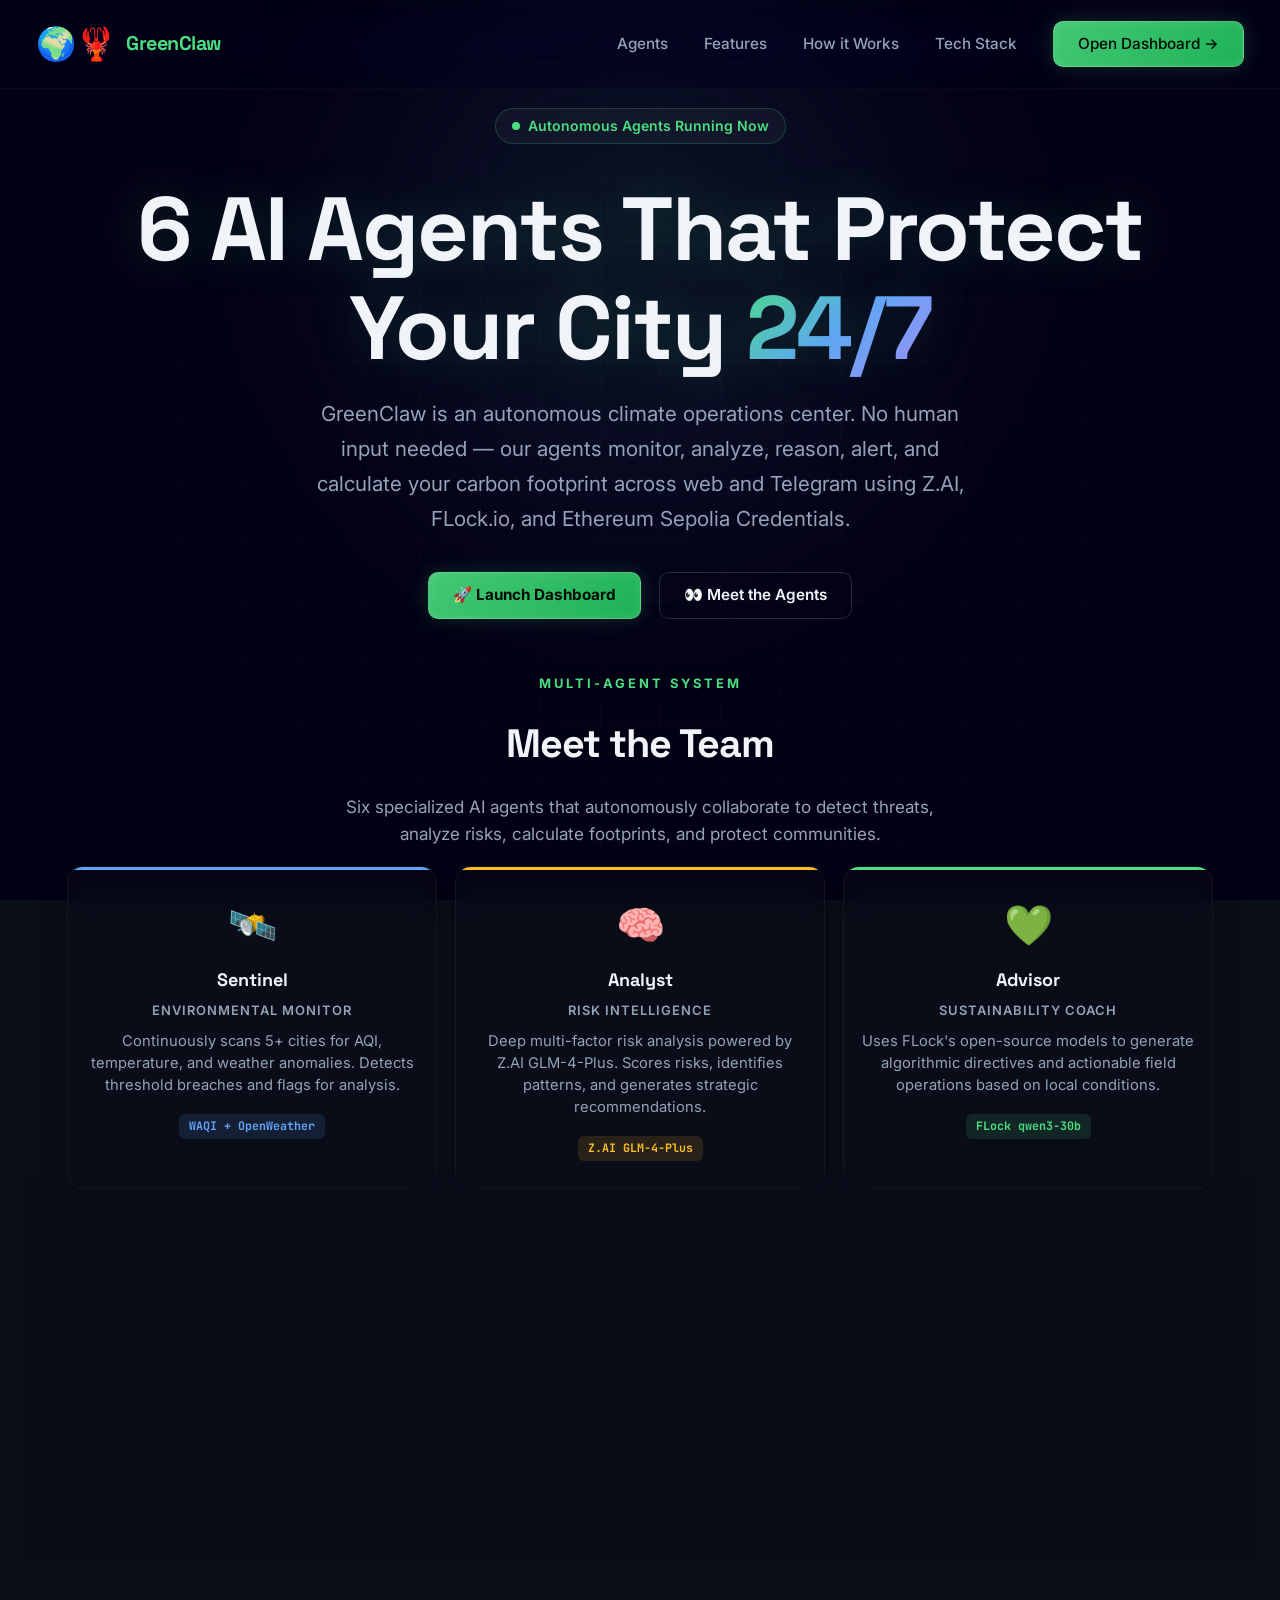
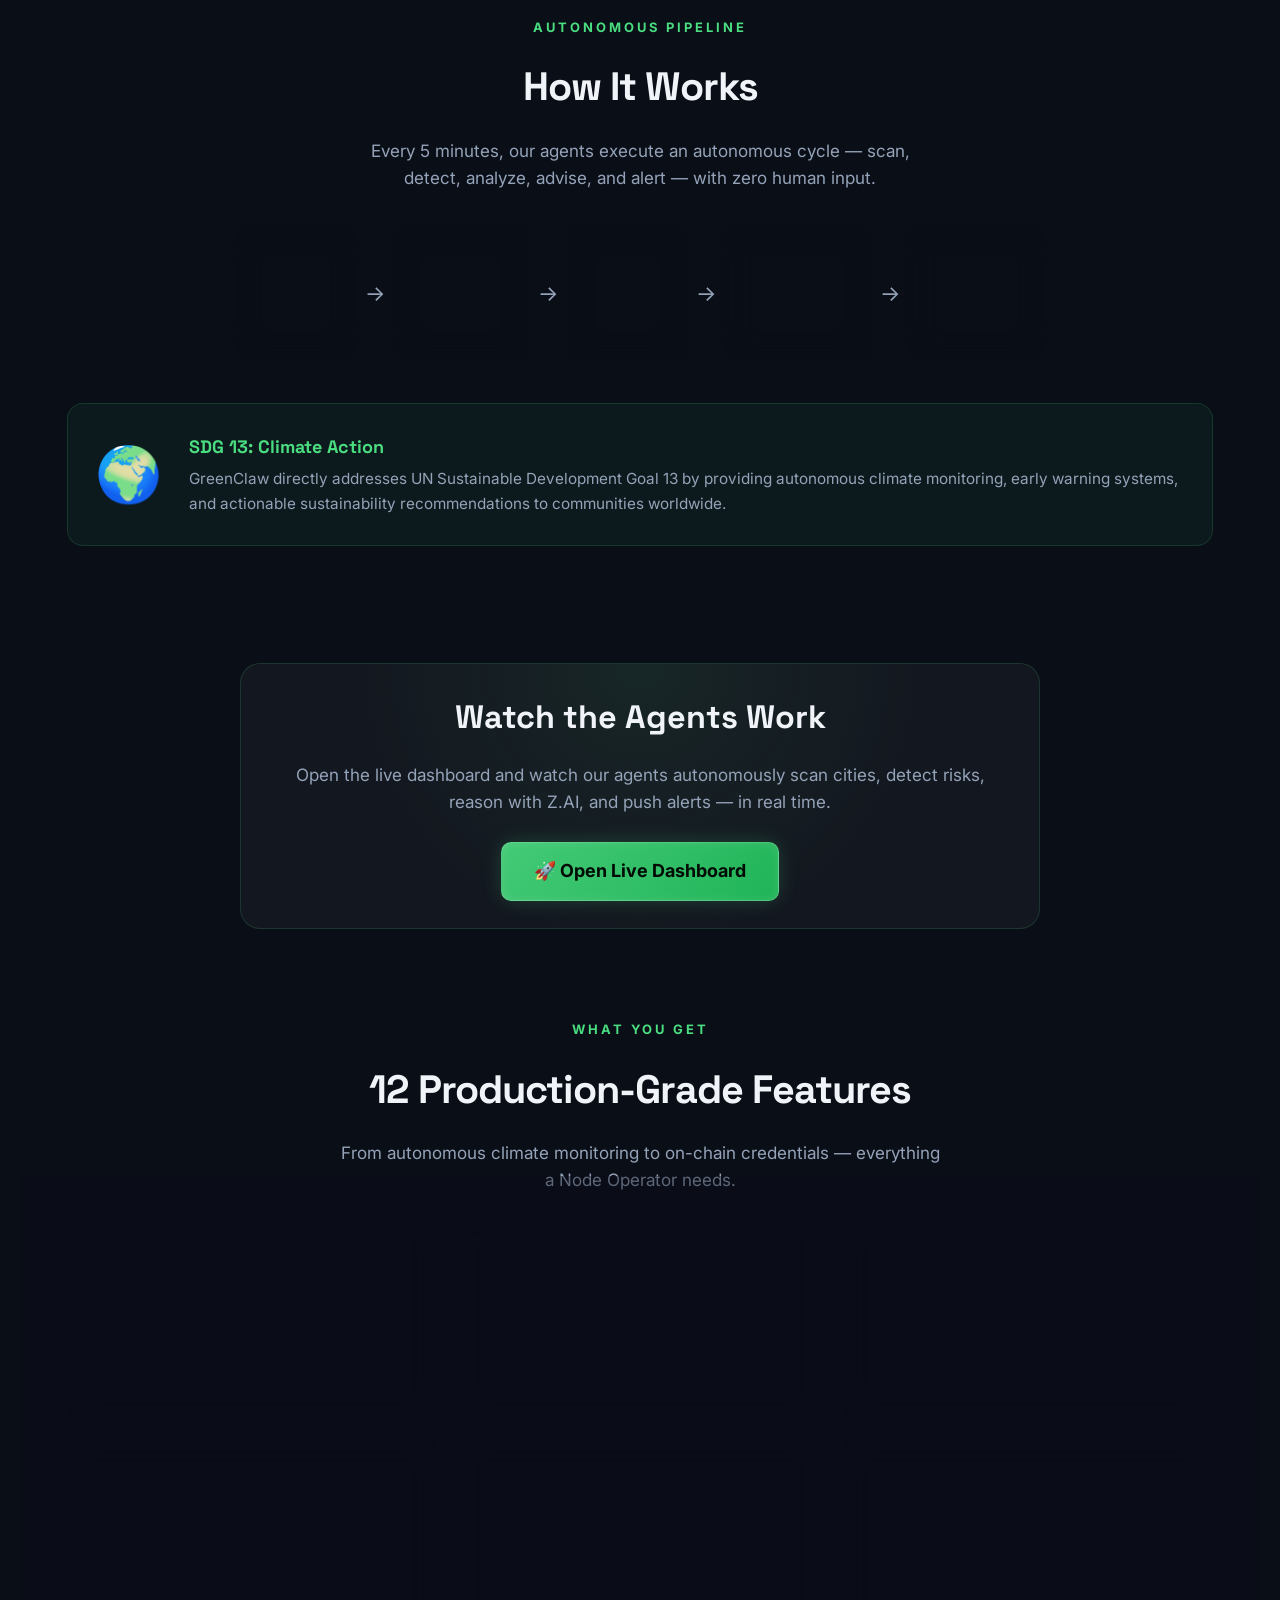
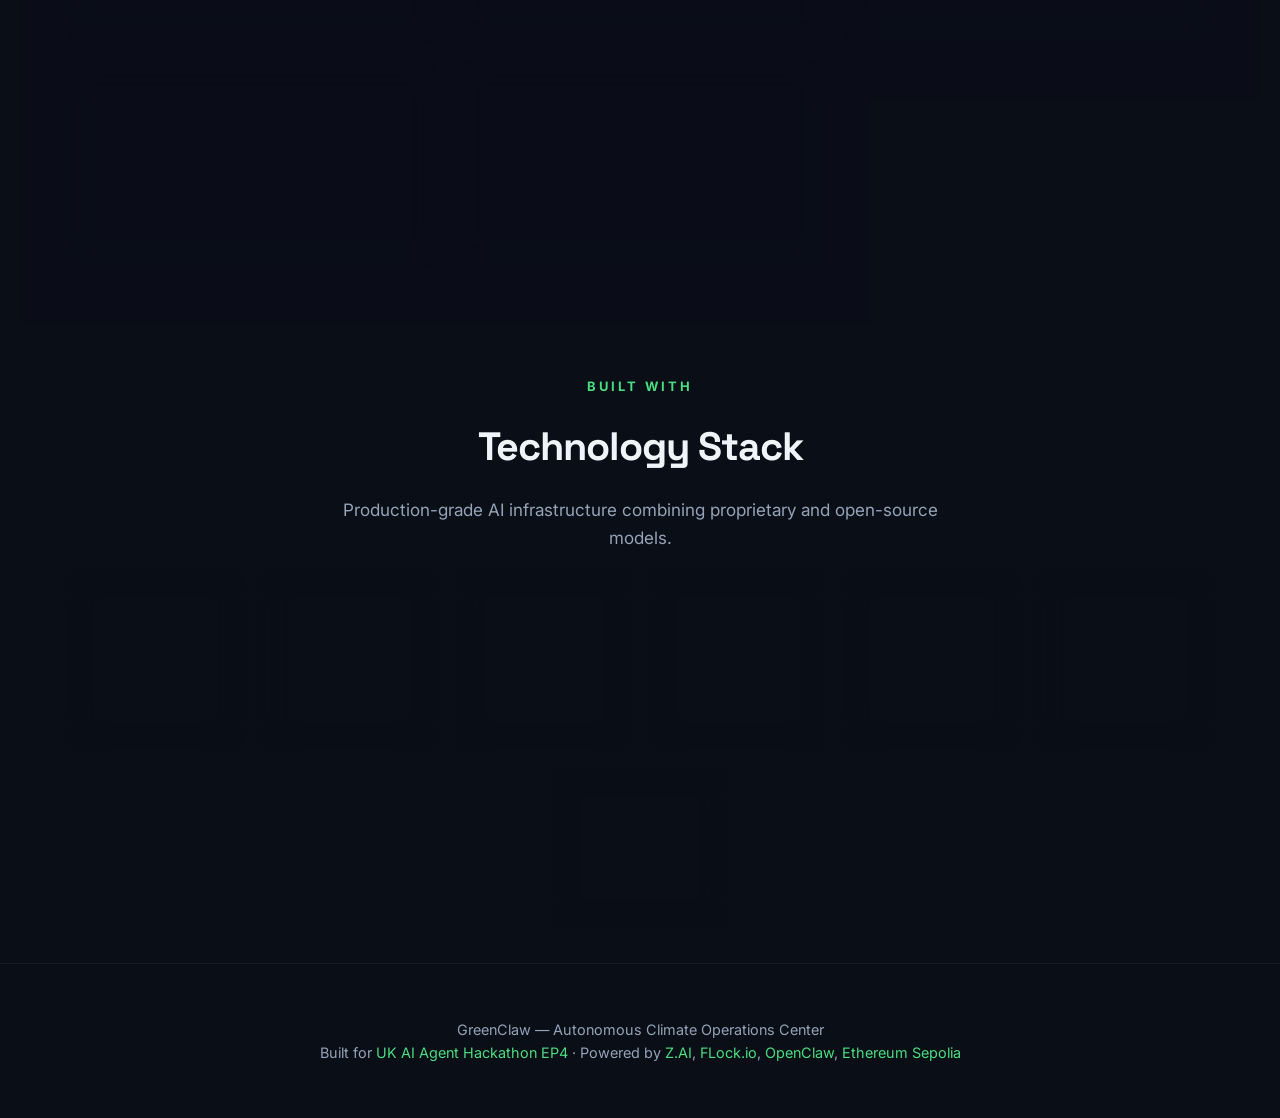
<file: landing.html>
<!DOCTYPE html>
<html lang="en">

<head>
    <meta charset="UTF-8">
    <meta name="viewport" content="width=device-width, initial-scale=1.0">
    <title>GreenClaw — Autonomous Climate Operations Center</title>
    <meta name="description"
        content="6 AI agents that protect your city 24/7 without any human input. Powered by Z.AI GLM + FLock.io + OpenClaw + Ethereum Sepolia Credentials.">
    <link
        href="https://fonts.googleapis.com/css2?family=Inter:wght@300;400;500;600;700;800;900&family=JetBrains+Mono:wght@400;600&family=Space+Grotesk:wght@500;700;900&display=swap"
        rel="stylesheet">
    <style>
        *,
        *::before,
        *::after {
            margin: 0;
            padding: 0;
            box-sizing: border-box;
        }

        html {
            font-size: 18px;
            scroll-behavior: smooth;
        }

        :root {
            --bg: #0a0e17;
            --bg-card: rgba(255, 255, 255, 0.04);
            --text: #f0f4f8;
            --text-dim: #94a3b8;
            --green: #4ade80;
            --blue: #60a5fa;
            --purple: #a78bfa;
            --amber: #fbbf24;
            --red: #f87171;
            --green-dim: rgba(74, 222, 128, 0.08);
        }

        body {
            font-family: 'Inter', sans-serif;
            background: var(--bg);
            color: var(--text);
            overflow-x: hidden;
            line-height: 1.6;
        }

        /* ── Animated background ── */
        .bg-grid {
            position: fixed;
            inset: 0;
            background-image:
                radial-gradient(circle at 20% 50%, rgba(74, 222, 128, 0.06) 0%, transparent 50%),
                radial-gradient(circle at 80% 20%, rgba(96, 165, 250, 0.05) 0%, transparent 50%),
                radial-gradient(circle at 50% 80%, rgba(167, 139, 250, 0.04) 0%, transparent 50%);
            z-index: -1;
        }

        .bg-grid::after {
            content: '';
            position: absolute;
            inset: 0;
            background-image: linear-gradient(rgba(255, 255, 255, 0.02) 1px, transparent 1px),
                linear-gradient(90deg, rgba(255, 255, 255, 0.02) 1px, transparent 1px);
            background-size: 60px 60px;
        }

        /* ── Nav ── */
        nav {
            position: fixed;
            top: 0;
            width: 100%;
            padding: 1rem 2rem;
            display: flex;
            align-items: center;
            justify-content: space-between;
            backdrop-filter: blur(20px);
            background: rgba(10, 14, 23, 0.8);
            border-bottom: 1px solid rgba(255, 255, 255, 0.06);
            z-index: 100;
        }

        .nav-brand {
            display: flex;
            align-items: center;
            gap: 10px;
            text-decoration: none;
        }

        .nav-logo {
            font-size: 1.8rem;
        }

        .nav-name {
            font-size: 1.1rem;
            font-weight: 800;
            color: var(--green);
            letter-spacing: -0.5px;
        }

        .nav-links {
            display: flex;
            gap: 2rem;
            align-items: center;
        }

        .nav-links a {
            color: var(--text-dim);
            text-decoration: none;
            font-size: 0.85rem;
            font-weight: 500;
            transition: color 0.2s;
        }

        .nav-links a:hover {
            color: var(--text);
        }

        .btn-primary {
            display: inline-flex;
            align-items: center;
            gap: 8px;
            padding: 10px 24px;
            background: linear-gradient(135deg, var(--green), #22c55e);
            color: #0a0e17;
            border: none;
            border-radius: 10px;
            font-weight: 700;
            font-size: 0.85rem;
            text-decoration: none;
            cursor: pointer;
            transition: all 0.3s;
            box-shadow: 0 4px 20px rgba(74, 222, 128, 0.3);
        }

        .btn-primary:hover {
            transform: translateY(-2px);
            box-shadow: 0 8px 30px rgba(74, 222, 128, 0.4);
        }

        .btn-outline {
            display: inline-flex;
            align-items: center;
            gap: 8px;
            padding: 10px 24px;
            background: transparent;
            color: var(--text);
            border: 1.5px solid rgba(255, 255, 255, 0.15);
            border-radius: 10px;
            font-weight: 600;
            font-size: 0.85rem;
            text-decoration: none;
            cursor: pointer;
            transition: all 0.3s;
        }

        .btn-outline:hover {
            border-color: var(--green);
            background: var(--green-dim);
        }

        /* ── Hero ── */
        .hero {
            min-height: 65vh;
            display: flex;
            flex-direction: column;
            align-items: center;
            justify-content: center;
            text-align: center;
            padding: 6rem 2rem 1rem;
            position: relative;
        }

        .hero-badge {
            display: inline-flex;
            align-items: center;
            gap: 8px;
            padding: 6px 16px;
            background: var(--bg-card);
            border: 1px solid rgba(74, 222, 128, 0.2);
            border-radius: 100px;
            font-size: 0.78rem;
            color: var(--green);
            font-weight: 600;
            margin-bottom: 2rem;
            animation: fadeUp 0.8s ease-out;
        }

        .hero-badge .pulse-dot {
            width: 8px;
            height: 8px;
            background: var(--green);
            border-radius: 50%;
            animation: pulse 2s infinite;
        }

        .hero h1 {
            font-size: clamp(2.5rem, 6vw, 4.5rem);
            font-weight: 900;
            line-height: 1.1;
            letter-spacing: -2px;
            margin-bottom: 1rem;
            animation: fadeUp 0.8s ease-out 0.1s both;
        }

        .hero h1 .gradient {
            background: linear-gradient(135deg, var(--green), var(--blue), var(--purple));
            -webkit-background-clip: text;
            -webkit-text-fill-color: transparent;
            background-clip: text;
        }

        .hero p {
            font-size: 1.15rem;
            color: var(--text-dim);
            max-width: 680px;
            margin-bottom: 2rem;
            animation: fadeUp 0.8s ease-out 0.2s both;
            line-height: 1.7;
        }

        .hero-ctas {
            display: flex;
            gap: 1rem;
            flex-wrap: wrap;
            justify-content: center;
            animation: fadeUp 0.8s ease-out 0.3s both;
        }

        /* ── Agent Cards ── */
        .section {
            padding: 2rem 1.5rem;
            max-width: 1200px;
            margin: 0 auto;
        }

        .section-label {
            text-transform: uppercase;
            font-size: 0.72rem;
            font-weight: 700;
            letter-spacing: 3px;
            color: var(--green);
            margin-bottom: 1rem;
            text-align: center;
        }

        .section-title {
            font-size: 2.2rem;
            font-weight: 800;
            text-align: center;
            margin-bottom: 1rem;
            letter-spacing: -1px;
        }

        .section-desc {
            text-align: center;
            color: var(--text-dim);
            max-width: 600px;
            margin: 0 auto 1rem;
            font-size: 0.95rem;
        }

        .agents-grid {
            display: grid;
            grid-template-columns: repeat(3, 1fr);
            gap: 1rem;
            margin-bottom: 2rem;
        }

        .agent-card {
            background: var(--bg-card);
            border: 1px solid rgba(255, 255, 255, 0.06);
            border-radius: 16px;
            padding: 1.5rem 1rem;
            text-align: center;
            transition: all 0.4s;
            position: relative;
            overflow: hidden;
        }

        .agent-card::before {
            content: '';
            position: absolute;
            top: 0;
            left: 0;
            right: 0;
            height: 3px;
            border-radius: 16px 16px 0 0;
        }

        .agent-card:nth-child(1)::before {
            background: var(--blue);
        }

        .agent-card:nth-child(2)::before {
            background: var(--amber);
        }

        .agent-card:nth-child(3)::before {
            background: var(--green);
        }

        .agent-card:nth-child(4)::before {
            background: var(--red);
        }

        .agent-card:nth-child(5)::before {
            background: var(--purple);
        }

        .agent-card:hover {
            border-color: rgba(255, 255, 255, 0.12);
            transform: translateY(-6px);
            box-shadow: 0 20px 60px rgba(0, 0, 0, 0.3);
        }

        .agent-card .agent-icon {
            font-size: 2.2rem;
            margin-bottom: 0.5rem;
        }

        .agent-card h3 {
            font-size: 1rem;
            font-weight: 700;
            margin-bottom: 0.3rem;
        }

        .agent-card .agent-role-text {
            font-size: 0.72rem;
            color: var(--text-dim);
            font-weight: 600;
            text-transform: uppercase;
            letter-spacing: 1px;
            margin-bottom: 0.5rem;
        }

        .agent-card p {
            font-size: 0.82rem;
            color: var(--text-dim);
            line-height: 1.5;
        }

        .agent-card .model-badge {
            display: inline-block;
            margin-top: 1rem;
            padding: 3px 10px;
            border-radius: 6px;
            font-size: 0.65rem;
            font-weight: 700;
            font-family: 'JetBrains Mono', monospace;
        }

        /* ── Flow section ── */
        .flow-container {
            display: flex;
            align-items: center;
            justify-content: center;
            gap: 0.5rem;
            flex-wrap: wrap;
            padding: 1rem 0;
        }

        .flow-step {
            display: flex;
            flex-direction: column;
            align-items: center;
            gap: 4px;
            padding: 1rem 1rem;
            background: var(--bg-card);
            border: 1px solid rgba(255, 255, 255, 0.06);
            border-radius: 14px;
            min-width: 120px;
            transition: all 0.3s;
        }

        .flow-step:hover {
            border-color: var(--green);
            background: var(--green-dim);
        }

        .flow-step .flow-icon {
            font-size: 1.5rem;
        }

        .flow-step .flow-label {
            font-size: 0.8rem;
            font-weight: 700;
        }

        .flow-step .flow-sub {
            font-size: 0.65rem;
            color: var(--text-dim);
        }

        .flow-arrow {
            font-size: 1.2rem;
            color: var(--text-dim);
        }

        /* ── Live demo ── */
        .demo-section {
            background: var(--bg-card);
            border: 1px solid rgba(74, 222, 128, 0.15);
            border-radius: 20px;
            padding: 1.5rem;
            text-align: center;
            margin: 1rem auto;
            max-width: 800px;
            position: relative;
            overflow: hidden;
        }

        .demo-section::before {
            content: '';
            position: absolute;
            inset: 0;
            background: radial-gradient(circle at 50% 0%, rgba(74, 222, 128, 0.08) 0%, transparent 60%);
        }

        .demo-section h2 {
            font-size: 1.8rem;
            font-weight: 800;
            margin-bottom: 1rem;
            position: relative;
        }

        .demo-section p {
            color: var(--text-dim);
            margin-bottom: 1.5rem;
            font-size: 0.95rem;
            position: relative;
        }

        .demo-section .btn-primary {
            font-size: 1rem;
            padding: 14px 32px;
            position: relative;
        }

        /* ── Tech Stack ── */
        .tech-grid {
            display: grid;
            grid-template-columns: repeat(auto-fit, minmax(160px, 1fr));
            gap: 1rem;
        }

        .tech-card {
            display: flex;
            flex-direction: column;
            align-items: center;
            gap: 8px;
            padding: 1.5rem 1rem;
            background: var(--bg-card);
            border: 1px solid rgba(255, 255, 255, 0.06);
            border-radius: 14px;
            transition: all 0.3s;
        }

        .tech-card:hover {
            border-color: rgba(255, 255, 255, 0.12);
            transform: translateY(-3px);
        }

        .tech-card .tech-icon {
            font-size: 1.5rem;
        }

        .tech-card .tech-name {
            font-weight: 700;
            font-size: 0.85rem;
        }

        .tech-card .tech-use {
            font-size: 0.7rem;
            color: var(--text-dim);
            text-align: center;
        }

        /* ── SDG ── */
        .sdg-banner {
            display: flex;
            align-items: center;
            gap: 1.5rem;
            padding: 1.5rem;
            background: rgba(74, 222, 128, 0.06);
            border: 1px solid rgba(74, 222, 128, 0.15);
            border-radius: 16px;
            margin: 1.5rem 0;
        }

        .sdg-icon {
            font-size: 3rem;
            flex-shrink: 0;
        }

        .sdg-text h3 {
            font-size: 1rem;
            font-weight: 700;
            margin-bottom: 0.3rem;
            color: var(--green);
        }

        .sdg-text p {
            font-size: 0.85rem;
            color: var(--text-dim);
        }

        /* ── Footer ── */
        footer {
            text-align: center;
            padding: 3rem 2rem;
            border-top: 1px solid rgba(255, 255, 255, 0.06);
            color: var(--text-dim);
            font-size: 0.8rem;
        }

        footer a {
            color: var(--green);
            text-decoration: none;
        }

        /* ── Animations ── */
        @keyframes fadeUp {
            from {
                opacity: 0;
                transform: translateY(20px);
            }

            to {
                opacity: 1;
                transform: translateY(0);
            }
        }

        @keyframes pulse {

            0%,
            100% {
                opacity: 1;
            }

            50% {
                opacity: 0.4;
            }
        }

        @media (max-width: 768px) {
            .hero h1 {
                font-size: 2rem;
                letter-spacing: -1px;
            }

            .agents-grid {
                grid-template-columns: 1fr 1fr;
            }

            .flow-container {
                flex-direction: column;
            }

            .flow-arrow {
                transform: rotate(90deg);
            }

            nav {
                padding: 0.8rem 1rem;
            }

            .nav-links a {
                display: none;
            }

            .sdg-banner {
                flex-direction: column;
                text-align: center;
            }
        }

        /* =========================================
           ULTRA PREMIUM REDESIGN OVERRIDES
           ========================================= */
        h1,
        h2,
        h3,
        h4,
        .nav-name {
            font-family: 'Space Grotesk', sans-serif;
        }

        .bg-grid {
            background: #030014;
            /* Deep space darkness */
        }

        .bg-grid::after {
            background-image:
                linear-gradient(rgba(255, 255, 255, 0.02) 1px, transparent 1px),
                linear-gradient(90deg, rgba(255, 255, 255, 0.02) 1px, transparent 1px);
            mask-image: radial-gradient(circle at center, black 30%, transparent 90%);
            -webkit-mask-image: radial-gradient(circle at center, black 30%, transparent 90%);
        }

        /* Orb background for Hero */
        .hero::before {
            content: '';
            position: absolute;
            top: 40%;
            left: 50%;
            width: 60vw;
            height: 60vw;
            max-width: 800px;
            max-height: 800px;
            transform: translate(-50%, -50%);
            background: radial-gradient(circle, rgba(74, 222, 128, 0.12) 0%, rgba(96, 165, 250, 0.08) 30%, transparent 70%);
            filter: blur(80px);
            z-index: -1;
            animation: orbPulse 8s ease-in-out infinite alternate;
        }

        @keyframes orbPulse {
            0% {
                transform: translate(-50%, -50%) scale(0.8);
                opacity: 0.7;
            }

            100% {
                transform: translate(-50%, -50%) scale(1.1);
                opacity: 1;
            }
        }

        .hero h1 {
            text-shadow: 0 0 50px rgba(74, 222, 128, 0.2);
            font-size: clamp(3rem, 7vw, 5.5rem);
        }

        /* Enhanced Buttons */
        .btn-primary {
            position: relative;
            overflow: hidden;
            border: 1px solid rgba(255, 255, 255, 0.2);
            box-shadow: 0 0 20px rgba(74, 222, 128, 0.2), inset 0 0 10px rgba(255, 255, 255, 0.1);
            background: linear-gradient(135deg, rgba(74, 222, 128, 0.9), rgba(34, 197, 94, 0.9));
            color: #020a04 !important;
            -webkit-text-fill-color: #020a04;
        }

        .btn-primary::after {
            content: '';
            position: absolute;
            top: 0;
            left: -100%;
            width: 50%;
            height: 100%;
            background: linear-gradient(90deg, transparent, rgba(255, 255, 255, 0.4), transparent);
            transform: skewX(-20deg);
            animation: buttonShine 4s infinite;
        }

        @keyframes buttonShine {
            0% {
                left: -100%;
            }

            20% {
                left: 200%;
            }

            100% {
                left: 200%;
            }
        }

        /* Magnetic Glow Cards */
        .agent-card,
        .tech-card,
        .flow-step {
            background: rgba(10, 14, 25, 0.4);
            backdrop-filter: blur(16px);
            -webkit-backdrop-filter: blur(16px);
            border: 1px solid rgba(255, 255, 255, 0.05);
            box-shadow: 0 10px 30px rgba(0, 0, 0, 0.2);
        }

        .agent-card::after,
        .tech-card::after,
        .flow-step::after {
            content: '';
            position: absolute;
            inset: 0;
            border-radius: inherit;
            opacity: 0;
            background: radial-gradient(400px circle at var(--mouse-x, 0) var(--mouse-y, 0), rgba(255, 255, 255, 0.06), transparent 40%);
            transition: opacity 0.3s;
            z-index: -1;
            pointer-events: none;
        }

        .agent-card:hover::after,
        .tech-card:hover::after,
        .flow-step:hover::after {
            opacity: 1;
        }

        /* Nav Glassmorphism Enhancement */
        nav {
            background: rgba(3, 0, 14, 0.3);
            backdrop-filter: blur(24px) saturate(150%);
            -webkit-backdrop-filter: blur(24px) saturate(150%);
            border-bottom: 1px solid rgba(255, 255, 255, 0.03);
            transition: all 0.3s ease;
        }

        nav.scrolled {
            padding: 0.8rem 2rem;
            background: rgba(3, 0, 14, 0.85);
            box-shadow: 0 10px 40px rgba(0, 0, 0, 0.6);
            border-bottom: 1px solid rgba(255, 255, 255, 0.1);
        }

        /* Scroll Reveal Utility Classes */
        .reveal-up {
            opacity: 0;
            transform: translateY(50px);
            transition: opacity 0.8s cubic-bezier(0.2, 0.8, 0.2, 1), transform 0.8s cubic-bezier(0.2, 0.8, 0.2, 1);
        }

        .reveal-up.is-revealed {
            opacity: 1;
            transform: translateY(0);
        }
    </style>
</head>

<body>
    <div class="bg-grid"></div>

    <!-- Nav -->
    <nav>
        <a class="nav-brand" href="/">
            <span class="nav-logo">🌍🦞</span>
            <span class="nav-name">GreenClaw</span>
        </a>
        <div class="nav-links">
            <a href="#agents">Agents</a>
            <a href="#features">Features</a>
            <a href="#how-it-works">How it Works</a>
            <a href="#tech">Tech Stack</a>
            <a href="/dashboard" class="btn-primary">Open Dashboard →</a>
        </div>
    </nav>

    <!-- Hero -->
    <section class="hero">
        <div class="hero-badge">
            <span class="pulse-dot"></span>
            Autonomous Agents Running Now
        </div>
        <h1>
            6 AI Agents That Protect<br>
            Your City <span class="gradient">24/7</span>
        </h1>
        <p>
            GreenClaw is an autonomous climate operations center. No human input needed —
            our agents monitor, analyze, reason, alert, and calculate your carbon footprint
            across web and Telegram using Z.AI, FLock.io, and Ethereum Sepolia Credentials.
        </p>
        <div class="hero-ctas">
            <a href="/dashboard" class="btn-primary">🚀 Launch Dashboard</a>
            <a href="#agents" class="btn-outline">👀 Meet the Agents</a>
        </div>
    </section>

    <!-- Agents -->
    <section class="section" id="agents">
        <div class="section-label">Multi-Agent System</div>
        <h2 class="section-title">Meet the Team</h2>
        <p class="section-desc">
            Six specialized AI agents that autonomously collaborate to detect threats, analyze risks,
            calculate footprints, and protect communities.
        </p>

        <div class="agents-grid">
            <div class="agent-card">
                <div class="agent-icon">🛰️</div>
                <h3>Sentinel</h3>
                <div class="agent-role-text">Environmental Monitor</div>
                <p>Continuously scans 5+ cities for AQI, temperature, and weather anomalies. Detects threshold breaches
                    and flags for analysis.</p>
                <span class="model-badge" style="background:rgba(96,165,250,0.12);color:var(--blue)">WAQI +
                    OpenWeather</span>
            </div>
            <div class="agent-card">
                <div class="agent-icon">🧠</div>
                <h3>Analyst</h3>
                <div class="agent-role-text">Risk Intelligence</div>
                <p>Deep multi-factor risk analysis powered by Z.AI GLM-4-Plus. Scores risks, identifies patterns, and
                    generates strategic recommendations.</p>
                <span class="model-badge" style="background:rgba(251,191,36,0.12);color:var(--amber)">Z.AI
                    GLM-4-Plus</span>
            </div>
            <div class="agent-card">
                <div class="agent-icon">💚</div>
                <h3>Advisor</h3>
                <div class="agent-role-text">Sustainability Coach</div>
                <p>Uses FLock's open-source models to generate algorithmic directives and actionable field operations
                    based on local conditions.</p>
                <span class="model-badge" style="background:rgba(74,222,128,0.12);color:var(--green)">FLock
                    qwen3-30b</span>
            </div>
            <div class="agent-card">
                <div class="agent-icon">📢</div>
                <h3>Dispatcher</h3>
                <div class="agent-role-text">Alert Controller</div>
                <p>Publishes enriched alerts across all channels — web dashboard, Telegram, and future integrations. No
                    alert goes unseen.</p>
                <span class="model-badge"
                    style="background:rgba(248,113,113,0.12);color:var(--red)">Multi-Channel</span>
            </div>
            <div class="agent-card">
                <div class="agent-icon">🤖</div>
                <h3>Orchestrator</h3>
                <div class="agent-role-text">Pipeline Controller</div>
                <p>Manages the autonomous pipeline — schedules scans, coordinates agent handoffs, and ensures complete
                    cycle execution.</p>
                <span class="model-badge" style="background:rgba(167,139,250,0.12);color:var(--purple)">OpenClaw</span>
            </div>
            <div class="agent-card">
                <div class="agent-icon">🧮</div>
                <h3>Carbon Calc</h3>
                <div class="agent-role-text">Footprint Estimator</div>
                <p>Calculates annual CO₂ from lifestyle inputs (transport, diet, energy, flights). AI-powered reduction
                    strategies via FLock.</p>
                <span class="model-badge" style="background:rgba(34,211,238,0.12);color:#22d3ee">FLock qwen3</span>
            </div>
        </div>
    </section>

    <!-- How It Works -->
    <section class="section" id="how-it-works">
        <div class="section-label">Autonomous Pipeline</div>
        <h2 class="section-title">How It Works</h2>
        <p class="section-desc">
            Every 5 minutes, our agents execute an autonomous cycle — scan, detect, analyze, advise, and alert — with
            zero human input.
        </p>

        <div class="flow-container">
            <div class="flow-step">
                <span class="flow-icon">📡</span>
                <span class="flow-label">Monitor</span>
                <span class="flow-sub">Scan live data</span>
            </div>
            <span class="flow-arrow">→</span>
            <div class="flow-step">
                <span class="flow-icon">🔍</span>
                <span class="flow-label">Detect</span>
                <span class="flow-sub">Check thresholds</span>
            </div>
            <span class="flow-arrow">→</span>
            <div class="flow-step">
                <span class="flow-icon">🧠</span>
                <span class="flow-label">Analyze</span>
                <span class="flow-sub">Z.AI reasoning</span>
            </div>
            <span class="flow-arrow">→</span>
            <div class="flow-step">
                <span class="flow-icon">💚</span>
                <span class="flow-label">Advise</span>
                <span class="flow-sub">FLock open-source</span>
            </div>
            <span class="flow-arrow">→</span>
            <div class="flow-step">
                <span class="flow-icon">🔔</span>
                <span class="flow-label">Alert</span>
                <span class="flow-sub">Push everywhere</span>
            </div>
        </div>

        <!-- SDG 13 Banner -->
        <div class="sdg-banner">
            <span class="sdg-icon">🌍</span>
            <div class="sdg-text">
                <h3>SDG 13: Climate Action</h3>
                <p>GreenClaw directly addresses UN Sustainable Development Goal 13 by providing autonomous climate
                    monitoring, early warning systems, and actionable sustainability recommendations to communities
                    worldwide.</p>
            </div>
        </div>
    </section>

    <!-- Live Demo CTA -->
    <section class="section">
        <div class="demo-section">
            <h2>Watch the Agents Work</h2>
            <p>
                Open the live dashboard and watch our agents autonomously scan cities,
                detect risks, reason with Z.AI, and push alerts — in real time.
            </p>
            <a href="/dashboard" class="btn-primary">🚀 Open Live Dashboard</a>
        </div>
    </section>

    <!-- Features -->
    <section class="section" id="features">
        <div class="section-label">What You Get</div>
        <h2 class="section-title">12 Production-Grade Features</h2>
        <p class="section-desc">From autonomous climate monitoring to on-chain credentials — everything a Node Operator
            needs.</p>
        <div class="agents-grid">
            <div class="agent-card">
                <div class="agent-icon">🌡️</div>
                <h3>Live Climate Data</h3>
                <p>Real-time weather, AQI, and NASA disaster feeds for any city worldwide</p>
            </div>
            <div class="agent-card">
                <div class="agent-icon">⚠️</div>
                <h3>AI Risk Analysis</h3>
                <p>Z.AI GLM-4.5 powered risk reasoning with visual thinking chain</p>
            </div>
            <div class="agent-card">
                <div class="agent-icon">🧮</div>
                <h3>Carbon Calculator</h3>
                <p>Estimate your annual CO₂ + get FLock AI-powered reduction strategies</p>
            </div>
            <div class="agent-card">
                <div class="agent-icon">📈</div>
                <h3>Climate Trends</h3>
                <p>Historical AQI and temperature charts that populate over time</p>
            </div>
            <div class="agent-card">
                <div class="agent-icon">🏅</div>
                <h3>On-Chain Credentials</h3>
                <p>Earn clearance level NFTs on Ethereum Sepolia for consistent operations.</p>
            </div>
            <div class="agent-card">
                <div class="agent-icon">🔥</div>
                <h3>Uptime Streaks</h3>
                <p>Uptime multipliers (up to 3×) and clearance level progression.</p>
            </div>
            <div class="agent-card">
                <div class="agent-icon">📤</div>
                <h3>Impact Cards</h3>
                <p>Beautiful shareable cards showing your clearance rank and CO₂ offset.</p>
            </div>
            <div class="agent-card">
                <div class="agent-icon">🏛️</div>
                <h3>Flood Alerts</h3>
                <p>Real UK Environment Agency flood warnings with severity coding</p>
            </div>
        </div>
    </section>

    <!-- Tech Stack -->
    <section class="section" id="tech">
        <div class="section-label">Built With</div>
        <h2 class="section-title">Technology Stack</h2>
        <p class="section-desc">
            Production-grade AI infrastructure combining proprietary and open-source models.
        </p>

        <div class="tech-grid">
            <div class="tech-card">
                <span class="tech-icon">🦞</span>
                <span class="tech-name">OpenClaw</span>
                <span class="tech-use">Agent Framework</span>
            </div>
            <div class="tech-card">
                <span class="tech-icon">🧠</span>
                <span class="tech-name">Z.AI GLM-4-Plus</span>
                <span class="tech-use">Risk Reasoning Engine</span>
            </div>
            <div class="tech-card">
                <span class="tech-icon">💚</span>
                <span class="tech-name">FLock.io</span>
                <span class="tech-use">Open-Source Inference</span>
            </div>
            <div class="tech-card">
                <span class="tech-icon">⚡</span>
                <span class="tech-name">FastAPI</span>
                <span class="tech-use">Backend Server</span>
            </div>
            <div class="tech-card">
                <span class="tech-icon">📱</span>
                <span class="tech-name">Telegram Bot</span>
                <span class="tech-use">Multi-Channel Deploy</span>
            </div>
            <div class="tech-card">
                <span class="tech-icon">🌡️</span>
                <span class="tech-name">Live APIs</span>
                <span class="tech-use">Weather + AQI + NASA</span>
            </div>
            <div class="tech-card" style="grid-column: 1 / -1; justify-self: center; max-width: 250px;">
                <span class="tech-icon">⛓️</span>
                <span class="tech-name">Ethereum Sepolia</span>
                <span class="tech-use">NFT Badges (ERC-721)</span>
            </div>
        </div>
    </section>

    <!-- Footer -->
    <footer>
        <p>
            GreenClaw — Autonomous Climate Operations Center<br>
            Built for <a href="#">UK AI Agent Hackathon EP4</a> · Powered by
            <a href="https://z.ai">Z.AI</a>,
            <a href="https://flock.io">FLock.io</a>,
            <a href="https://openclaw.org">OpenClaw</a>,
            <a href="https://sepolia.etherscan.io">Ethereum Sepolia</a>
        </p>
    </footer>

    <!-- Redesign Interactive Scripts -->
    <script>
        // Nav Scroll Effect
        window.addEventListener('scroll', () => {
            const nav = document.querySelector('nav');
            if (window.scrollY > 50) nav.classList.add('scrolled');
            else nav.classList.remove('scrolled');
        });

        // Intersection Observer for Scroll Reveals
        const observerOptions = { root: null, rootMargin: '0px', threshold: 0.1 };
        const observer = new IntersectionObserver((entries, obs) => {
            entries.forEach(entry => {
                if (entry.isIntersecting) {
                    entry.target.classList.add('is-revealed');
                    obs.unobserve(entry.target);
                }
            });
        }, observerOptions);

        // Dynamically add reveal class to all major sections
        document.querySelectorAll('.section').forEach(el => {
            el.classList.add('reveal-up');
            observer.observe(el);
        });

        // Magnetic Mouse Glow on Cards
        document.querySelectorAll('.agent-card, .tech-card, .flow-step').forEach(card => {
            card.addEventListener('mousemove', e => {
                const rect = card.getBoundingClientRect();
                const x = e.clientX - rect.left;
                const y = e.clientY - rect.top;
                card.style.setProperty('--mouse-x', `${x}px`);
                card.style.setProperty('--mouse-y', `${y}px`);
            });
        });
    </script>
</body>

</html>
</file>
